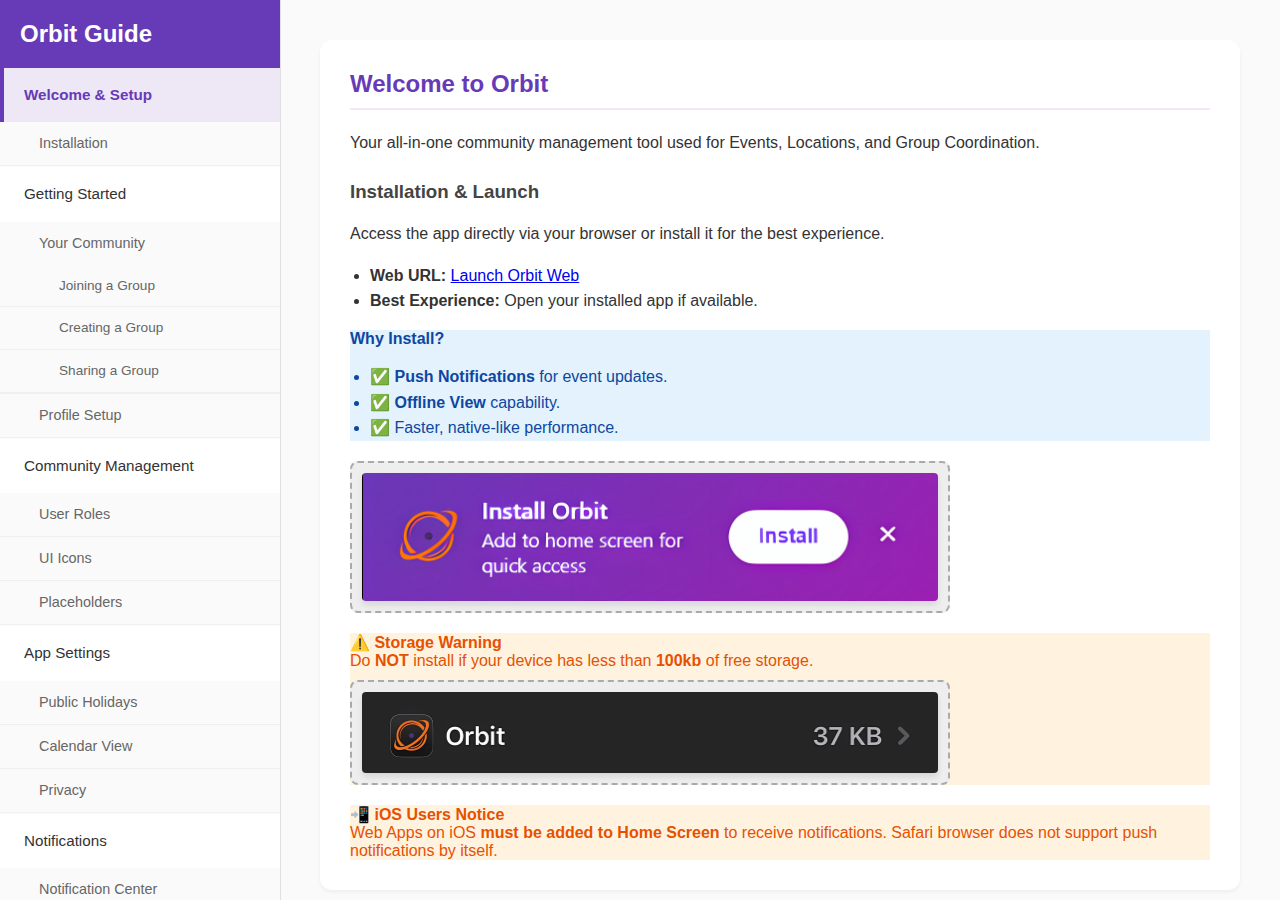
<file: BackupDocs/user_manual.html>
<!DOCTYPE html>
<html lang="en">

<head>
    <meta charset="UTF-8">
    <meta name="viewport" content="width=device-width, initial-scale=1.0">
    <title>Orbit User Manual</title>
    <link rel="stylesheet" href="styles.css">
</head>

<body>

    <!-- Mobile Menu Toggle -->
    <button class="menu-toggle" onclick="toggleSidebar()">☰</button>
    <div class="overlay" onclick="toggleSidebar()"></div>

    <!-- Sidebar Navigation -->
    <nav class="sidebar" id="sidebar">
        <div class="sidebar-header">
            <h1>Orbit Guide</h1>
        </div>
        <ul class="nav-links">
            <li>
                <a href="#welcome" class="active">Welcome & Setup</a>
                <ul>
                    <li><a href="#install">Installation</a></li>
                </ul>
            </li>
            <li>
                <a href="#getting-started">Getting Started</a>
                <ul>
                    <li>
                        <a href="#groups">Your Community</a>
                        <ul>
                            <li><a href="#join-group">Joining a Group</a></li>
                            <li><a href="#create-group">Creating a Group</a></li>
                            <li><a href="#share-group">Sharing a Group</a></li>
                        </ul>
                    </li>
                    <li><a href="#profile">Profile Setup</a></li>
                </ul>
            </li>
            <li>
                <a href="#community">Community Management</a>
                <ul>
                    <li><a href="#roles">User Roles</a></li>
                    <li><a href="#icons">UI Icons</a></li>
                    <li><a href="#placeholders">Placeholders</a></li>
                </ul>
            </li>
            <li>
                <a href="#settings">App Settings</a>
                <ul>
                    <li><a href="#holidays">Public Holidays</a></li>
                    <li><a href="#calendar-view">Calendar View</a></li>
                    <li><a href="#privacy">Privacy</a></li>
                </ul>
            </li>
            <li>
                <a href="#notifications">Notifications</a>
                <ul>
                    <li><a href="#notif-center">Notification Center</a></li>
                    <li><a href="#upcoming">Upcoming Summary</a></li>
                </ul>
            </li>
            <li>
                <a href="#events">Events & RSVP</a>
                <ul>
                    <li><a href="#create-event">Creating Events</a></li>
                    <li><a href="#rsvp">RSVP System</a></li>
                    <li><a href="#locations">Locations</a></li>
                </ul>
            </li>
            <li><a href="#feedback">Feedback</a></li>
        </ul>
    </nav>

    <!-- Main Content -->
    <div class="main-content">

        <section id="welcome">
            <h2>Welcome to Orbit</h2>
            <p>Your all-in-one community management tool used for Events, Locations, and Group Coordination.</p>

            <h3 id="install">Installation & Launch</h3>
            <p>Access the app directly via your browser or install it for the best experience.</p>
            <ul>
                <li><strong>Web URL:</strong> <a href="https://orbit-wheat-sigma.vercel.app/" target="_blank">Launch
                        Orbit Web</a></li>
                <li><strong>Best Experience:</strong> Open your installed app if available.</li>
            </ul>

            <div class="alert-info">
                <strong>Why Install?</strong>
                <ul>
                    <li>✅ <strong>Push Notifications</strong> for event updates.</li>
                    <li>✅ <strong>Offline View</strong> capability.</li>
                    <li>✅ Faster, native-like performance.</li>
                </ul>
            </div>

            <div class="placeholder-img">
                <img src="images/install_benefits.png" alt="Installation Benefits"
                    onerror="this.parentElement.innerHTML='<span style=\'padding:20px\'>Drop <code>images/install_benefits.png</code> here showing PWA Install prompt</span>'">
            </div>

            <div class="alert-warning">
                <strong>⚠️ Storage Warning</strong><br>
                Do <strong>NOT</strong> install if your device has less than <strong>100kb</strong> of free storage.
                <div class="placeholder-img" style="min-height: 100px; margin-top: 10px;">
                    <img src="images/storage_warning.png" alt="Storage Usage"
                        onerror="this.parentElement.innerHTML='<span style=\'padding:10px\'>Drop <code>images/storage_warning.png</code> here showing actual storage usage</span>'">
                </div>
            </div>

            <div class="alert-warning">
                <strong>📲 iOS Users Notice</strong><br>
                Web Apps on iOS <strong>must be added to Home Screen</strong> to receive notifications. Safari browser
                does not support push notifications by itself.
            </div>
        </section>

        <section id="getting-started">
            <h2>Getting Started</h2>

            <h3 id="groups">Step 1: Your Community</h3>
            <p>Everything in Orbit revolves around Groups. You must be in a group to do anything.</p>

            <div class="placeholder-img">
                <img src="images/group_concept.png" alt="Groups Concept"
                    onerror="this.parentElement.innerHTML='<span style=\'padding:20px\'>Drop <code>images/group_concept.png</code> here showing empty state or group list</span>'">
            </div>

            <h3 id="join-group" style="font-size: 1.1rem; margin-top: 20px;">Joining a Group</h3>
            <p>If you have been invited:</p>
            <ol>
                <li>Click the <strong>Join Link</strong> sent to you, OR</li>
                <li>Copy the <strong>Group ID</strong> and click "Join Group" in the app, then paste the ID.</li>
            </ol>

            <h5>Join by ID Step-by-Step:</h5>
            <ol>
                <li>
                    <strong>Step 1:</strong> On the Home Screen/Calendar, tap the Menu icon.
                    <div class="placeholder-img">
                        <img src="images/join_step1.png" alt="Step 1: Home Screen" style="max-width: 300px">
                    </div>
                </li>
                <li>
                    <strong>Step 2:</strong> In the menu, tap <strong>Groups</strong>.
                    <div class="placeholder-img">
                        <img src="images/join_step2.png" alt="Step 2: Menu Groups" style="max-width: 300px">
                    </div>
                </li>
                <li>
                    <strong>Step 3:</strong> Tap the <strong>Join Group</strong> button.
                    <div class="placeholder-img">
                        <img src="images/join_step3.png" alt="Step 3: Join Button" style="max-width: 300px">
                    </div>
                </li>
                <li>
                    <strong>Step 4:</strong> Enter the ID and tap Request to Join.
                    <div class="placeholder-img">
                        <img src="images/join_step4.png" alt="Step 4: Enter ID" style="max-width: 300px">
                    </div>
                </li>
            </ol>

            <h3 id="create-group" style="font-size: 1.1rem; margin-top: 20px;">Creating a Group</h3>
            <p>Start a new community by clicking <strong>Create Group</strong>. You will automatically become the Owner.
            </p>

            <div class="placeholder-img">
                <img src="images/join_create_group.png" alt="Join or Create Group Screen"
                    onerror="this.parentElement.innerHTML='<span style=\'padding:20px\'>Drop <code>images/join_create_group.png</code> here showing Join/Create buttons</span>'">
            </div>

            <h3 id="share-group" style="font-size: 1.1rem; margin-top: 20px;">Sharing Your Group</h3>
            <p>Once your group is created, invite others by sharing the <strong>Group ID</strong> or a direct
                <strong>Join Link</strong>.
            </p>
            <ul>
                <li><strong>Copy ID:</strong> Tap the copy icon next to the Group ID in the group list.</li>
                <li><strong>Share Link:</strong> Send a message to your friends.</li>
            </ul>

            <div class="alert-info">
                <strong>Example Invitation:</strong><br>
                Hey! Join my group "Family Code" on Orbit.<br>
                <strong>Group ID:</strong> <code>123-456</code><br>
                <strong>Join Link:</strong> <a href="#">https://orbit-wheat-sigma.vercel.app/?joinCode=123-456</a>
            </div>

            <div class="placeholder-img">
                <img src="images/share_group.png" alt="Sharing Group ID"
                    onerror="this.parentElement.innerHTML='<span style=\'padding:20px\'>Drop <code>images/share_group.png</code> here showing the Copy ID button</span>'">
            </div>

            <h3 id="profile">Step 2: Profile Setup</h3>
            <p>Your profile helps your group identify you and coordinates logistics.</p>
            <ul>
                <li><strong>Display Name:</strong> Pick a recognizable name.</li>
                <li><strong>Default Location:</strong> Set your base country/city. This determines your default
                    <strong>Public Holidays</strong>.
                </li>
                <li><strong>Birthday:</strong>
                    <ul>
                        <li><strong>Solar Birthday:</strong> Standard date.</li>
                        <li><strong>Lunar Birthday:</strong> Enable this if you celebrate according to the Lunar
                            calendar.</li>
                    </ul>
                </li>
            </ul>

            <div class="placeholder-img">
                <img src="images/profile_setup.png" alt="Profile Setup Screen"
                    onerror="this.parentElement.innerHTML='<span style=\'padding:20px\'>Drop <code>images/profile_setup.png</code> here showing Profile Dialog with Birthday options</span>'">
            </div>
        </section>

        <section id="community">
            <h2>Community Management</h2>

            <h3 id="roles">User Roles</h3>
            <p>Understanding who can do what within a group:</p>
            <table border="1" style="border-collapse: collapse; width: 100%; border-color: #eee;">
                <tr style="background-color: var(--primary-color); color: white;">
                    <th style="padding: 10px;">Role</th>
                    <th style="padding: 10px;">Capabilities</th>
                </tr>
                <tr>
                    <td style="padding: 10px;"><strong>Owner</strong> (👑)</td>
                    <td style="padding: 10px;">Full Control. Can Transfer Ownership, Delete Group, Manage EVERYTHING.
                        Only one owner per group.</td>
                </tr>
                <tr>
                    <td style="padding: 10px;"><strong>Admin</strong> (🛡️)</td>
                    <td style="padding: 10px;">Moderator. Can Promote Members to Admin, Remove Members (but not other
                        Admins), Manage Placeholders, Approve Join Requests.</td>
                </tr>
                <tr>
                    <td style="padding: 10px;"><strong>Member</strong></td>
                    <td style="padding: 10px;">Basic Access. View events, Create events, RSVP, Set own location.</td>
                </tr>
            </table>

            <h3 id="icons">UI Icons Guide</h3>
            <p>Familiarize yourself with the icons used in the Group List and settings:</p>
            <ul style="list-style: none; padding-left: 0;">
                <li style="margin-bottom: 10px; display: flex; align-items: center;">
                    <span style="font-size: 1.5em; margin-right: 10px;">👥</span>
                    <div>
                        <strong>Group Members:</strong><br>
                        <span style="font-size: 0.9em; color: #666;">Shows the list of real users in the group.</span>
                    </div>
                </li>
                <li style="margin-bottom: 10px; display: flex; align-items: center;">
                    <span style="font-size: 1.5em; margin-right: 10px;">👻</span>
                    <div>
                        <strong>Placeholder Members:</strong><br>
                        <span style="font-size: 0.9em; color: #666;">Manage offline members (kids, elders). (Icon may
                            vary)</span>
                    </div>
                </li>
                <li style="margin-bottom: 10px; display: flex; align-items: center;">
                    <span style="font-size: 1.5em; margin-right: 10px;">🚪</span>
                    <div>
                        <strong>Exit Group:</strong><br>
                        <span style="font-size: 0.9em; color: #666;">Leave the current community.</span>
                    </div>
                </li>
            </ul>

            <div class="placeholder-img" style="margin-bottom: 20px;">
                <img src="images/top_nav_icons.png" alt="Top Navigation Icons">
                <p style="text-align: center; margin: 5px 0 0; font-size: 0.8em; color: #666;">Navigation Bar: Upcoming
                    Summary, Birthday, Notifications, Profile</p>
            </div>

            <div class="placeholder-img">
                <img src="images/group_ui_icons.png" alt="Group UI Icons"
                    onerror="this.parentElement.innerHTML='<span style=\'padding:20px\'>Drop <code>images/group_ui_icons.png</code> here showing the Group Settings/List UI</span>'">
            </div>

            <h3 id="placeholders">Placeholder Members</h3>
            <p><strong>What are they?</strong><br>Profiles for people who are part of the group offline (e.g., children,
                elderly parents) but don't use the app themselves.</p>

            <ul>
                <li><strong>Managers:</strong> Owners and Admins can create, edit, and delete Placeholders.</li>
                <li><strong>Usage:</strong> You can add locations and RSVP to events <em>on their behalf</em>.</li>
            </ul>

            <h4>Inheritance (Claiming a Profile)</h4>
            <p>If a Placeholder member eventually joins the app:</p>
            <ol>
                <li>The real user sends an <strong>Inheritance Request</strong> for that specific placeholder.</li>
                <li>An Admin approves it.</li>
                <li><strong>Result:</strong> All data (locations, RSVPs) from the Placeholder merges into the new Real
                    User, and the Placeholder is removed.</li>
            </ol>

            <div class="placeholder-img">
                <img src="images/placeholder_management.png" alt="Placeholder Management"
                    onerror="this.parentElement.innerHTML='<span style=\'padding:20px\'>Drop <code>images/placeholder_management.png</code> here showing Placeholder list</span>'">
            </div>
        </section>

        <section id="settings">
            <h2>App Settings & Holidays</h2>

            <h3 id="holidays">Public Holidays</h3>
            <p>Orbit automatically shows public holidays on your calendar based on two sources:</p>
            <ol>
                <li><strong>Default Location:</strong> From your personal Profile.</li>
                <li><strong>Additional Nation:</strong> Select one extra country in <em>Settings</em> (e.g., for work or
                    remote family).</li>
            </ol>

            <h4>Religious Calendars</h4>
            <p>You can subscribe to extra holiday sets which will overlay on your calendar:</p>
            <ul>
                <li>🏮 Chinese Lunar</li>
                <li>☪️ Islamic (Hijri)</li>
                <li>✡️ Jewish</li>
                <li>🕉️ Hindu</li>
                <li>✝️ Christian</li>
            </ul>

            <div class="placeholder-img">
                <img src="images/holiday_settings.png" alt="Holiday Settings"
                    onerror="this.parentElement.innerHTML='<span style=\'padding:20px\'>Drop <code>images/holiday_settings.png</code> here showing Holiday checkboxes</span>'">
            </div>

            <h3 id="calendar-view">Calendar View</h3>
            <p>You can toggle the main calendar tiles to display dates in <strong>Gregorian</strong> (default),
                <strong>Chinese Lunar</strong>, or <strong>Hijri</strong> format.
            </p>

            <div class="placeholder-img">
                <img src="images/calendar_view.png" alt="Calendar View Options"
                    onerror="this.parentElement.innerHTML='<span style=\'padding:20px\'>Drop <code>images/calendar_view.png</code> here showing Calendar Tiles</span>'">
            </div>

            <h3 id="privacy">Privacy: "Block Edit"</h3>
            <p>By default, Group Admins can help manage your details (like location) for coordination. You can block
                this in <strong>Settings > Privacy</strong>.</p>
            <ul>
                <li><strong>Block Default Location:</strong> Only you can change your home city.</li>
                <li><strong>Block Location for Date:</strong> Prevent admins from setting your travel location.</li>
                <li><strong>Block Birthday:</strong> Lock your birthday details.</li>
                <li><strong>Block All:</strong> Master switch for total privacy.</li>
            </ul>

        </section>

        <section id="notifications">
            <h2>Notifications & Upcoming</h2>
            <p>Stay on top of what's happening in your group.</p>

            <div style="display: flex; flex-wrap: wrap; gap: 20px;">
                <div style="flex: 1; min-width: 250px;">
                    <h3 id="notif-center" style="margin-top: 0; font-size: 1.1rem;">Notification Center</h3>
                    <p>Tap the bell icon <span style="font-size: 1.2em;">🔔</span> (Top Nav) to see requests, birthdays,
                        and
                        reminders.</p>
                    <div class="placeholder-img">
                        <img src="images/notification_center.png" alt="Notification Center">
                    </div>
                </div>
                <div style="flex: 1; min-width: 250px;">
                    <h3 id="upcoming" style="margin-top: 0; font-size: 1.1rem;">Upcoming Summary</h3>
                    <p>Tap the first icon (Top Nav) or list icon to see the full agenda view.</p>
                    <div class="placeholder-img">
                        <img src="images/upcoming_list.png" alt="Upcoming List">
                    </div>
                </div>
            </div>
        </section>

        <section id="events">
            <h2>Events & Activities</h2>

            <h3 id="create-event">Creating Events</h3>
            <p>Tap the big orange <strong>+</strong> button (Speed Dial) to start actions:</p>
            <div class="placeholder-img" style="max-width: 200px; margin: 10px auto;">
                <img src="images/fab_menu.png" alt="Quick Actions Menu">
            </div>
            <p>Select <strong>Add Event</strong> to schedule:</p>
            <ul>
                <li><strong>Title & Date/Time:</strong> The essentials.</li>
                <li><strong>Description:</strong> Supports <strong>Markdown</strong> (Bold, Italic, Lists) for beautiful
                    invites.</li>
                <li><strong>Venue:</strong> Paste a Google Maps link! It becomes clickable for everyone.</li>
            </ul>

            <div class="placeholder-img">
                <img src="images/create_event.png" alt="Create Event Screen"
                    onerror="this.parentElement.innerHTML='<span style=\'padding:20px\'>Drop <code>images/create_event.png</code> here showing Event Form</span>'">
            </div>

            <h3 id="rsvp">RSVP System</h3>
            <p>You can set your status, check who else is coming, and even send reminders.</p>
            <ul>
                <li><strong>Status Options:</strong> No / Maybe / Yes.</li>
                <li><strong>Manual Reminders:</strong> Admins, Owners, or the Event Creator can send a notification to
                    everyone who hasn't answered yet (Limit: once every 24h).</li>
            </ul>

            <h5>Visual Guide: How to RSVP & Check Stats</h5>
            <p>Accessing the Event Card:</p>

            <div style="display: flex; flex-wrap: wrap; gap: 20px; margin-bottom: 40px;">
                <!-- Method 1 -->
                <div style="flex: 1; min-width: 280px; text-align: center;">
                    <h6>Method 1: Calendar</h6>
                    <div class="placeholder-img" style="max-width: 250px; margin: 0 auto;">
                        <img src="images/rsvp_step1_calendar.png" alt="Calendar">
                    </div>
                    <div style="font-size: 24px; color: #aaa; margin: 5px 0;">⬇</div>
                    <div class="placeholder-img" style="max-width: 250px; margin: 0 auto;">
                        <img src="images/rsvp_event_card.png" alt="Event Card"
                            onerror="this.parentElement.innerHTML='<span style=\'padding:20px\'>Drop <code>images/rsvp_event_card.png</code> (Clean Card)</span>'">
                    </div>

                    <div style="margin: 15px 0 5px; font-weight: bold; color: #673AB7;">Option B:</div>
                    <div class="placeholder-img" style="max-width: 250px; margin: 0 auto;">
                        <img src="images/rsvp_click_purple.png" alt="Click Purple"
                            onerror="this.parentElement.innerHTML='<span style=\'padding:20px\'>Drop <code>images/rsvp_click_purple.png</code> (Card with Purple Clicked)</span>'">
                    </div>

                    <div style="font-size: 24px; color: #aaa; margin: 5px 0;">⬇</div>
                    <div class="placeholder-img" style="max-width: 250px; margin: 0 auto;">
                        <img src="images/rsvp_step4_stats.png" alt="Stats View">
                    </div>
                    <p style="font-size: 0.9em; color: #666; margin-top: 5px;">Calendar &rarr; Card &rarr; Stats</p>
                </div>

                <!-- Method 2 -->
                <div style="flex: 1; min-width: 280px; text-align: center; border-left: 1px solid #eee;">
                    <h6>Method 2: Sidebar</h6>
                    <div class="placeholder-img" style="max-width: 250px; margin: 0 auto;">
                        <img src="images/rsvp_step2_menu.png" alt="Sidebar">
                    </div>
                    <div style="font-size: 24px; color: #aaa; margin: 5px 0;">⬇</div>
                    <div class="placeholder-img" style="max-width: 250px; margin: 0 auto;">
                        <img src="images/rsvp_step4_stats.png" alt="Stats View">
                    </div>
                    <p style="font-size: 0.9em; color: #666; margin-top: 5px;">Sidebar &rarr; Stats (Shortcut)</p>
                </div>
            </div>

            <h6>Make your Choice (from Event Card):</h6>
            <div style="display: flex; flex-wrap: wrap; gap: 20px;">
                <!-- Left: RSVP Select -->
                <div style="flex: 1; min-width: 280px; text-align: center;">
                    <p><strong>Option A: RSVP Select</strong> <span style="color: #4CAF50;">(Green Icon)</span></p>
                    <div class="placeholder-img" style="max-width: 250px; margin: 0 auto;">
                        <img src="images/rsvp_click_green.png" alt="Click Green"
                            onerror="this.parentElement.innerHTML='<span style=\'padding:20px\'>Drop <code>images/rsvp_click_green.png</code> (Card with Green Clicked)</span>'">
                    </div>
                    <div style="font-size: 24px; color: #4CAF50; margin: 10px 0;">⬇</div>
                    <p>Opens <strong>RSVP Select Dialog</strong></p>
                    <div class="placeholder-img" style="max-width: 250px; margin: 0 auto;">
                        <img src="images/rsvp_step5_admin_dialog.png" alt="RSVP Select Dialog">
                    </div>
                </div>

                <!-- Right: Stats -->
                <div style="flex: 1; min-width: 280px; text-align: center; border-left: 1px solid #eee;">
                    <p><strong>Option B: RSVP Stats</strong> <span style="color: #673AB7;">(Purple Icon)</span></p>
                    <div class="placeholder-img" style="max-width: 250px; margin: 0 auto;">
                        <img src="images/rsvp_click_purple.png" alt="Click Purple"
                            onerror="this.parentElement.innerHTML='<span style=\'padding:20px\'>Drop <code>images/rsvp_click_purple.png</code> (Card with Purple Clicked)</span>'">
                    </div>
                    <div style="font-size: 24px; color: #673AB7; margin: 10px 0;">⬇</div>
                    <p>Opens <strong>Detail View</strong></p>
                    <div class="placeholder-img" style="max-width: 250px; margin: 0 auto;">
                        <img src="images/rsvp_step4_stats.png" alt="Stats View">
                    </div>
                </div>
            </div>

            <div class="alert-info">
                <strong>Admin Power:</strong> Admins can manually set RSVP status for <strong>any member</strong> or
                <strong>placeholder</strong>. Useful if someone tells you offline they are coming!
            </div>

            <h3 id="locations">Locations</h3>
            <p>Add your travel or current location to the group map/list. This helps everyone know where you are!</p>
            <div class="placeholder-img">
                <img src="images/set_location_dialog.png" alt="Set Location Dialog">
            </div>
            <p><strong>Admin Power:</strong> like RSVPs, Admins can add location entries for other members (unless
                blocked by their Privacy Settings).</p>
            <section id="feedback">
                <h2>Feedback & Support</h2>
                <p>Found a bug or have a feature request? We'd love to hear from you!</p>

                <h3>Reporting Issues</h3>
                <p>You can report bugs directly via GitHub.</p>
                <ul>
                    <li><strong>GitHub Issues:</strong> <a
                            href="https://github.com/Nzettodess/Orbit">https://github.com/Nzettodess/Orbit</a></li>
                </ul>

                <div class="placeholder-img" style="max-width: 300px; margin: 20px auto;">
                    <img src="images/about_dialog.png" alt="About Dialog with Feedback">
                </div>

                <div class="alert-info">
                    <strong>💡 Tip: Export Device Info</strong><br>
                    When reporting a bug, please include your <strong>Device Model</strong> and <strong>App
                        Version</strong>.
                    <br>(We will add a "Copy Info" button in Settings soon!)
                </div>
            </section>

            <p style="text-align: center; color: #999; margin-top: 50px; font-size: 0.8rem;">
                Orbit User Manual &copy; 2026
            </p>

    </div>

    <!-- Scroll Spy & Mobile Toggle Script -->
    <script>
        // Toggle Sidebar on Mobile
        function toggleSidebar() {
            document.getElementById('sidebar').classList.toggle('open');
            document.querySelector('.overlay').classList.toggle('active');
            document.querySelector('.menu-toggle').classList.toggle('hidden');
        }

        // Close sidebar when clicking a link on mobile
        document.querySelectorAll('.nav-links a').forEach(link => {
            link.addEventListener('click', () => {
                if (window.innerWidth <= 768) {
                    toggleSidebar();
                }
            });
        });

        // Scroll Spy to highlight active section in sidebar
        const sections = document.querySelectorAll("section, h3");
        const navLi = document.querySelectorAll(".nav-links a");

        window.onscroll = () => {
            var current = "";

            sections.forEach((section) => {
                const sectionTop = section.offsetTop;
                const sectionHeight = section.clientHeight;
                if (pageYOffset >= (sectionTop - 150)) {
                    current = section.getAttribute("id");
                }
            });

            navLi.forEach((li) => {
                li.classList.remove("active");
                if (li.getAttribute("href").includes(current)) {
                    li.classList.add("active");
                }
            });
        };
    </script>
</body>

</html>
</file>
<file: BackupDocs/styles.css>
:root {
  --primary-color: #673AB7;
  /* Deep Purple 500 */
  --accent-color: #FF9800;
  /* Orange 500 */
  --text-color: #333333;
  --bg-color: #FAFAFA;
  /* Grey 50 */
  --surface-color: #FFFFFF;
  --sidebar-width: 280px;
  --font-family: 'Segoe UI', 'Roboto', 'Helvetica', 'Arial', sans-serif;
  --border-color: #E0E0E0;
}

body {
  font-family: var(--font-family);
  margin: 0;
  padding: 0;
  color: var(--text-color);
  background-color: var(--bg-color);
  display: flex;
  height: 100vh;
  overflow: hidden;
  /* Prevent body scroll, handle in containers */
}

/* Sidebar Styles */
.sidebar {
  width: var(--sidebar-width);
  background-color: var(--surface-color);
  border-right: 1px solid var(--border-color);
  height: 100vh;
  display: flex;
  flex-direction: column;
  position: fixed;
  left: 0;
  top: 0;
  z-index: 100;
  overflow-y: auto;
}

.sidebar-header {
  padding: 20px;
  background-color: var(--primary-color);
  color: white;
}

.sidebar-header h1 {
  margin: 0;
  font-size: 1.5rem;
  font-weight: 600;
}

.nav-links {
  list-style: none;
  padding: 0;
  margin: 0;
}

.nav-links li {
  border-bottom: 1px solid var(--bg-color);
}

.nav-links a {
  display: block;
  padding: 15px 20px;
  color: var(--text-color);
  text-decoration: none;
  transition: background-color 0.2s, color 0.2s;
  font-size: 0.95rem;
  border-left: 4px solid transparent;
  /* Prevent jump on active */
}

.nav-links a:hover {
  background-color: #F5F5F5;
  color: var(--primary-color);
}

.nav-links a.active {
  background-color: #EDE7F6;
  /* Light Purple highlight */
  color: var(--primary-color);
  border-left: 4px solid var(--primary-color);
  font-weight: 700;
  /* Bolder for main headers */
}

/* Nested Sidebar Links (H3 / Level 2) */
.nav-links ul {
  background-color: #FAFAFA;
  list-style: none;
  /* Remove Default Bullets */
  padding: 0;
}

.nav-links ul li {
  border-bottom: 1px solid #F0F0F0;
}

.nav-links ul a {
  padding-left: 35px;
  /* Level 2 Indent */
  font-size: 0.9rem;
  padding-top: 10px;
  padding-bottom: 10px;
  color: #666;
  font-weight: 500;
}

/* Deeply Nested Links (H4 / Level 3) */
.nav-links ul ul a {
  padding-left: 55px;
  /* Level 3 Indent */
  font-size: 0.85rem;
  font-weight: 400;
  border-left: 4px solid transparent;
}

.nav-links ul a:hover,
.nav-links ul ul a:hover {
  color: var(--primary-color);
  background-color: #F5F5F5;
}

.nav-links ul a.active {
  background-color: #F3E5F5;
  border-left: 4px solid var(--accent-color);
  font-weight: 600;
}

.nav-links ul ul a.active {
  border-left: 4px solid var(--accent-color);
  background-color: #FFF3E0;
  /* Distinct active BG for Level 3 */
}

/* Main Content Styles */
.main-content {
  margin-left: var(--sidebar-width);
  flex: 1;
  padding: 40px;
  overflow-y: auto;
  scroll-behavior: smooth;
  height: 100vh;
  box-sizing: border-box;
}

section {
  background-color: var(--surface-color);
  border-radius: 12px;
  padding: 30px;
  box-shadow: 0 2px 4px rgba(0, 0, 0, 0.05);
  margin-bottom: 40px;
  scroll-margin-top: 80px;
  /* spacing for sticky header/top */
}

h2 {
  color: var(--primary-color);
  border-bottom: 2px solid #F3E5F5;
  padding-bottom: 10px;
  margin-top: 0;
}

h3 {
  color: #444;
  margin-top: 25px;
  scroll-margin-top: 80px;
  /* spacing for 2nd/3rd level headers */
}

p,
ul,
li {
  line-height: 1.6;
  overflow-wrap: break-word;
  /* Prevent overflow for long links */
}

ul {
  padding-left: 20px;
}

code {
  background-color: #F5F5F5;
  padding: 2px 6px;
  border-radius: 4px;
  font-family: Consolas, monospace;
  color: #D81B60;
}

.alert-box {
  padding: 15px;
  border-radius: 8px;
  margin: 20px 0;
  border-left: 4px solid;
}

.alert-warning {
  background-color: #FFF3E0;
  border-color: var(--accent-color);
  color: #E65100;
}

.alert-info {
  background-color: #E3F2FD;
  border-color: #2196F3;
  color: #0D47A1;
}

.placeholder-img {
  width: 100%;
  max-width: 600px;
  /* Remove fixed min-height to allow content to dictate size */
  background-color: #EEE;
  border: 2px dashed #AAA;
  border-radius: 8px;
  margin: 20px 0;
  display: flex;
  flex-direction: column;
  /* Stack caption/error text */
  align-items: center;
  justify-content: center;
  color: #666;
  font-weight: bold;
  position: relative;
  overflow: hidden;
  padding: 10px;
  /* Add padding around image */
  box-sizing: border-box;
}

.placeholder-img img {
  max-width: 100%;
  max-height: 500px;
  /* Limit height for long mobile screenshots */
  width: auto;
  /* Maintain aspect ratio */
  height: auto;
  display: block;
  box-shadow: 0 4px 6px rgba(0, 0, 0, 0.1);
  /* Add subtle shadow to screenshot */
  border-radius: 4px;
}

/* Mobile Toggle */
.menu-toggle {
  display: none;
  position: fixed;
  top: 15px;
  left: 15px;
  /* Moved to Left */
  background-color: var(--primary-color);
  color: white;
  border: none;
  padding: 10px;
  border-radius: 50%;
  z-index: 200;
  box-shadow: 0 4px 6px rgba(0, 0, 0, 0.2);
  cursor: pointer;
  transition: opacity 0.3s;
  /* Smooth fade */
}

.menu-toggle.hidden {
  opacity: 0;
  pointer-events: none;
}

/* Responsive Design */
@media (max-width: 768px) {
  .sidebar {
    left: 0;
    /* Reset to Left */
    right: auto;
    transform: translateX(-100%);
    /* Slide in from Left */
    transition: transform 0.3s ease;
    width: 250px;
    box-shadow: 2px 0 10px rgba(0, 0, 0, 0.2);
    /* Shadow on Right side */
  }

  .sidebar.open {
    transform: translateX(0);
    box-shadow: 2px 0 10px rgba(0, 0, 0, 0.2);
  }

  .main-content {
    margin-left: 0;
    padding: 20px;
  }

  .menu-toggle {
    display: block;
  }

  /* Overlay when drawer open */
  .overlay {
    display: none;
    position: fixed;
    top: 0;
    left: 0;
    width: 100%;
    height: 100%;
    background: rgba(0, 0, 0, 0.5);
    z-index: 90;
  }

  .overlay.active {
    display: block;
  }
}
</file>
